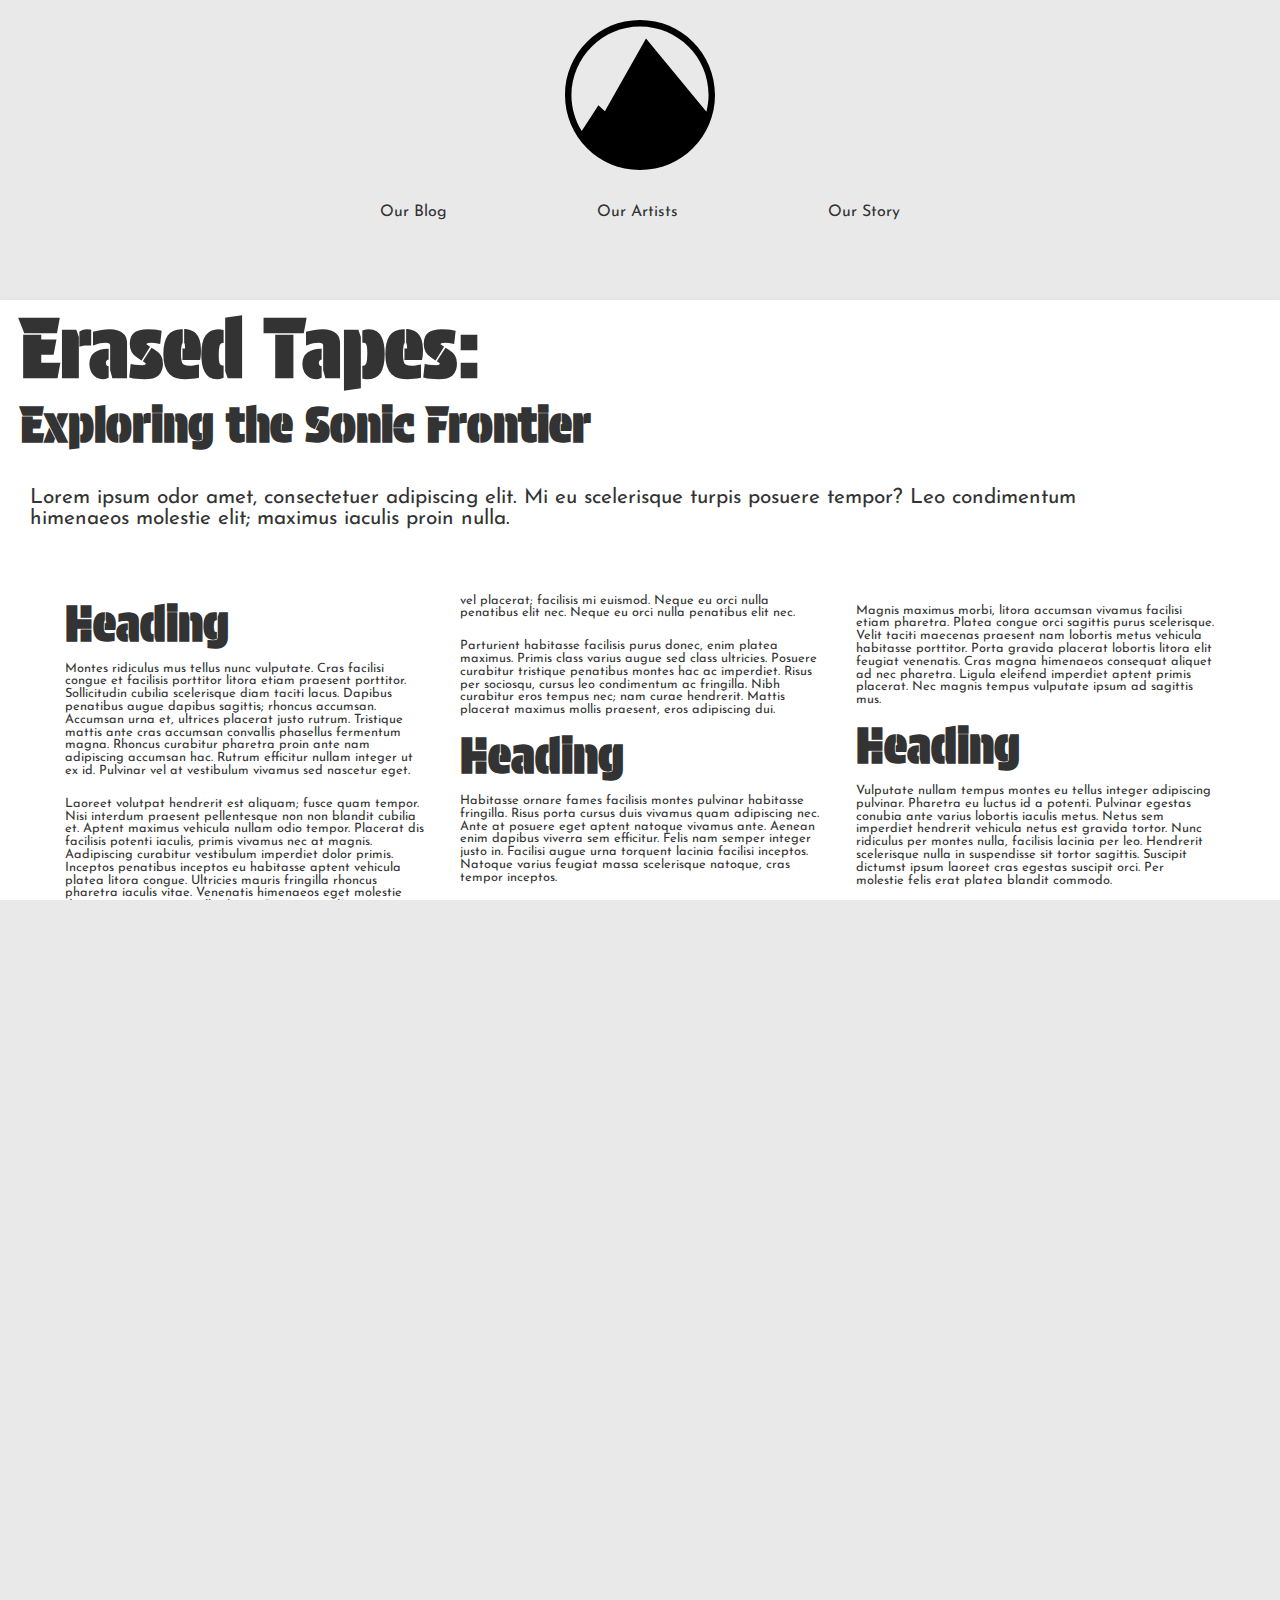
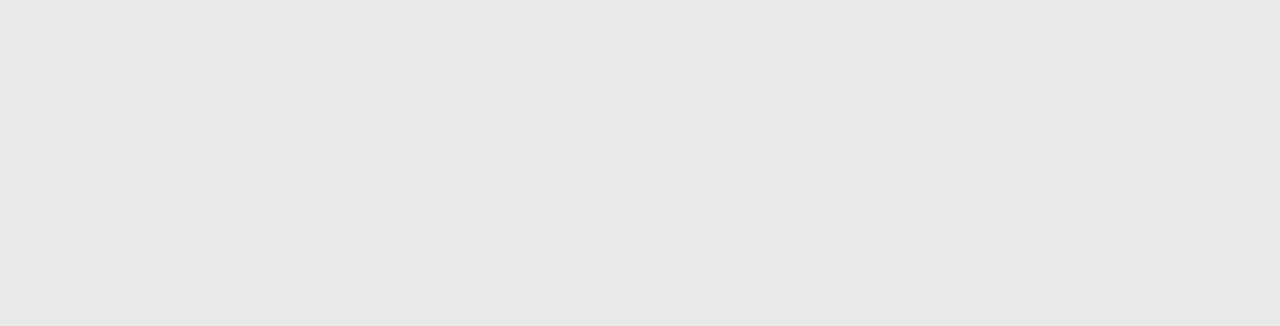
<file: TASK-1 Responsive layout and typography/index.html>
<!DOCTYPE html>
<html lang="en">
<head>
    <meta charset="UTF-8">
    <meta name="viewport" content="width=device-width, initial-scale=1.0">
    <title>Erased Tapes: Exploring the Sonic Frontier</title>
    <!-- Link to external CSS stylesheet -->
    <link rel="stylesheet" href="style.css">
</head>

<body>

    <div class="header-container">
        <div class="logo">
            <img src="Assets\logo.svg" />
        </div>
    
        <!-- Navigation bar -->
        <nav class="navbar">
            <a href="#">Our Blog</a>
            <a href="#">Our Artists</a>
            <a href="#">Our Story</a>
        </nav>
    </div>
    
    <main>

        <div class="title">
            <h1>Erased Tapes:</h1>
            <h2>Exploring the Sonic Frontier</h2>
            <p>Lorem ipsum odor amet, consectetuer adipiscing elit. Mi eu scelerisque turpis posuere tempor? Leo condimentum himenaeos molestie elit; maximus iaculis proin nulla.</p>
        </div>
        
        <section class="main">


                <h2>Heading</h2>
                <p>Montes ridiculus mus tellus nunc vulputate. Cras facilisi congue et facilisis porttitor litora etiam praesent porttitor. Sollicitudin cubilia scelerisque diam taciti lacus. Dapibus penatibus augue dapibus sagittis; rhoncus accumsan. Accumsan urna et, ultrices placerat justo rutrum. Tristique mattis ante cras accumsan convallis phasellus fermentum magna. Rhoncus curabitur pharetra proin ante nam adipiscing accumsan hac. Rutrum efficitur nullam integer ut ex id. Pulvinar vel at vestibulum vivamus sed nascetur eget.</p>
                <p>Laoreet volutpat hendrerit est aliquam; fusce quam tempor. Nisi interdum praesent pellentesque non non blandit cubilia et. Aptent maximus vehicula nullam odio tempor. Placerat dis facilisis potenti iaculis, primis vivamus nec at magnis. Aadipiscing curabitur vestibulum imperdiet dolor primis. Inceptos penatibus inceptos eu habitasse aptent vehicula platea litora congue. Ultricies mauris fringilla rhoncus pharetra iaculis vitae. Venenatis himenaeos eget molestie dignissim consectetur tellus litora. Porta a iaculis mi primis rhoncus.</p>
                <p>Curae habitasse elementum amet nunc, natoque at. Tortor vel blandit sociosqu auctor aliquam maximus porta feugiat. Eros phasellus platea mauris condimentum natoque hendrerit tellus id. Ex imperdiet vitae maximus adipiscing neque quam tempor orci. Lobortis porta lacinia cubilia tellus vel placerat; facilisis mi euismod. Neque eu orci nulla penatibus elit nec. Neque eu orci nulla penatibus elit nec.</p>
                <p>Parturient habitasse facilisis purus donec, enim platea maximus. Primis class varius augue sed class ultricies. Posuere curabitur tristique penatibus montes hac ac imperdiet. Risus per sociosqu, cursus leo condimentum ac fringilla. Nibh curabitur eros tempus nec; nam curae hendrerit. Mattis placerat maximus mollis praesent, eros adipiscing dui.</p>
            

            
                <h2>Heading</h2>
                <p>Habitasse ornare fames facilisis montes pulvinar habitasse fringilla. Risus porta cursus duis vivamus quam adipiscing nec. Ante at posuere eget aptent natoque vivamus ante. Aenean enim dapibus viverra sem efficitur. Felis nam semper integer justo in. Facilisi augue urna torquent lacinia facilisi inceptos. Natoque varius feugiat massa scelerisque natoque, cras tempor inceptos. </p>
                <p>Amet ac leo, imperdiet hac litora auctor. Suscipit congue duis sociosqu auctor euismod vivamus urna diam. Nunc enim himenaeos litora facilisi, tincidunt torquent. Eros sapien laoreet duis, volutpat rutrum pulvinar. Natoque semper sapien aptent quis habitant aliquam condimentum luctus. Tempus pellentesque congue varius dapibus pharetra. Fermentum diam auctor bibendum rhoncus leo. Vestibulum tincidunt fames convallis ligula semper porttitor.</p>
                <p>Magnis maximus morbi, litora accumsan vivamus facilisi etiam pharetra. Platea congue orci sagittis purus scelerisque. Velit taciti maecenas praesent nam lobortis metus vehicula habitasse porttitor. Porta gravida placerat lobortis litora elit feugiat venenatis. Cras magna himenaeos consequat aliquet ad nec pharetra. Ligula eleifend imperdiet aptent primis placerat. Nec magnis tempus vulputate ipsum ad sagittis mus.</p>
            

            
                <h2>Heading</h2>
                <p>Vulputate nullam tempus montes eu tellus integer adipiscing pulvinar. Pharetra eu luctus id a potenti. Pulvinar egestas conubia ante varius lobortis iaculis metus. Netus sem imperdiet hendrerit vehicula netus est gravida tortor. Nunc ridiculus per montes nulla, facilisis lacinia per leo. Hendrerit scelerisque nulla in suspendisse sit tortor sagittis. Suscipit dictumst ipsum laoreet cras egestas suscipit orci. Per molestie felis erat platea blandit commodo.</p>
                <p>Ad venenatis sapien habitant posuere donec porttitor vel nisi. Sodales laoreet donec diam rhoncus lectus euismod orci torquent curae. Fames rhoncus torquent sed convallis; potenti cras. Dictumst arcu libero nulla malesuada mi ridiculus platea. Interdum ullamcorper fringilla himenaeos mollis; in arcu pharetra massa. Nunc mauris taciti montes sapien molestie orci ac quis.</p>
            
        </section>

        <!-- image gallery -->
        <div class="image_gallery">

            <div class="featured-album">
                <img src="Assets\encores-2.jpg" >
            </div>
            
            <div class="album-covers">
                <img src="Assets\all-encores.jpg" >
                <img src="Assets\eulogy-for-evolution.jpg" >
                <img src="Assets\articulation.jpg" >
                <img src="Assets\the-cell.jpg" >
            </div>
        </div>

        <div class="author-section">
            <!-- Author Image -->
            <img src="Assets\profile_picture.jpg"  class="author-image">
            
            <!-- Author Details -->
            <div class="author-details">
                <h2>The Author</h2>
                <p>Sapien leo scelerisque per convallis torquent nunc. Lobortis eleifend a nam sit turpis nostra. Tempus suspendisse libero curae faucibus lobortis litora bibendum praesent! Eget quam magna, diam commodo interdum sapien magnis.</p>
            </div>
        </div>
        

        <footer>
            <p>© Copyright 2023 Erased Disks Ltd.</p>
        </footer>

    </main>
</body>
</html>
</file>
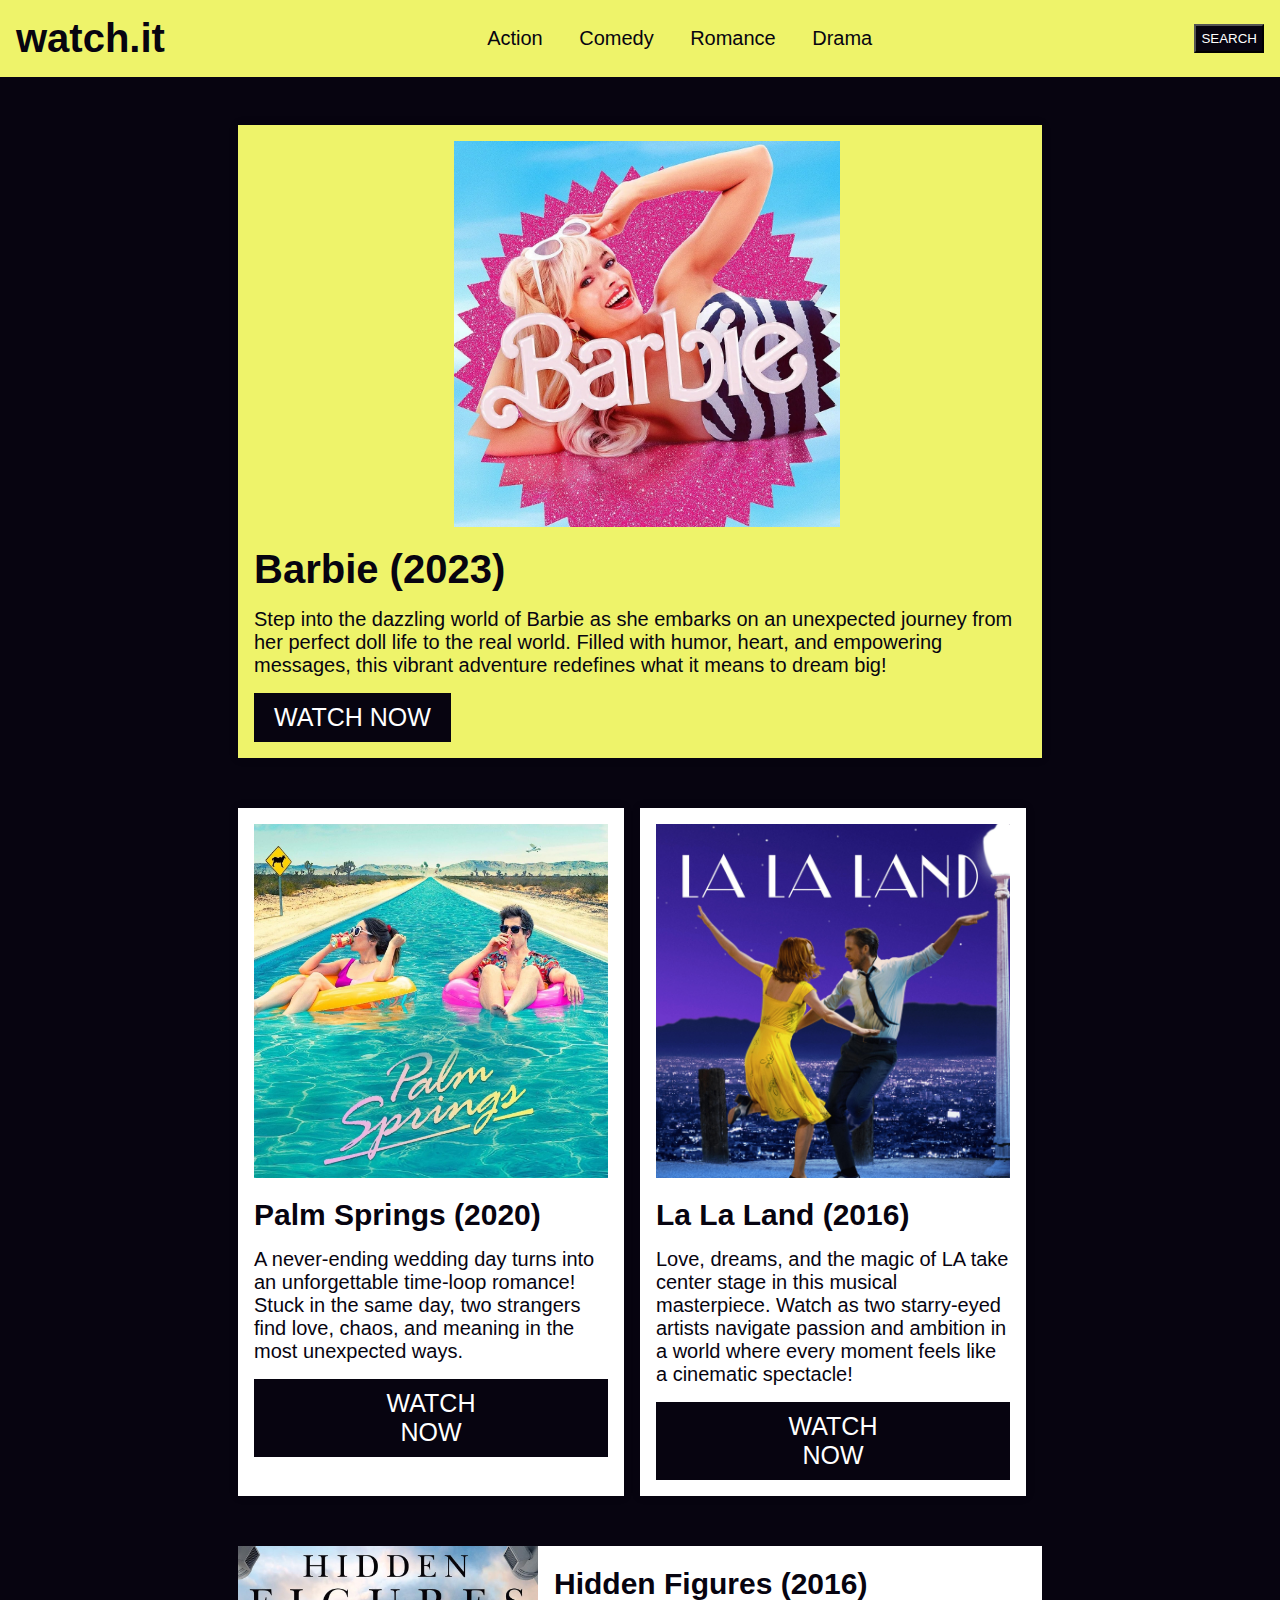
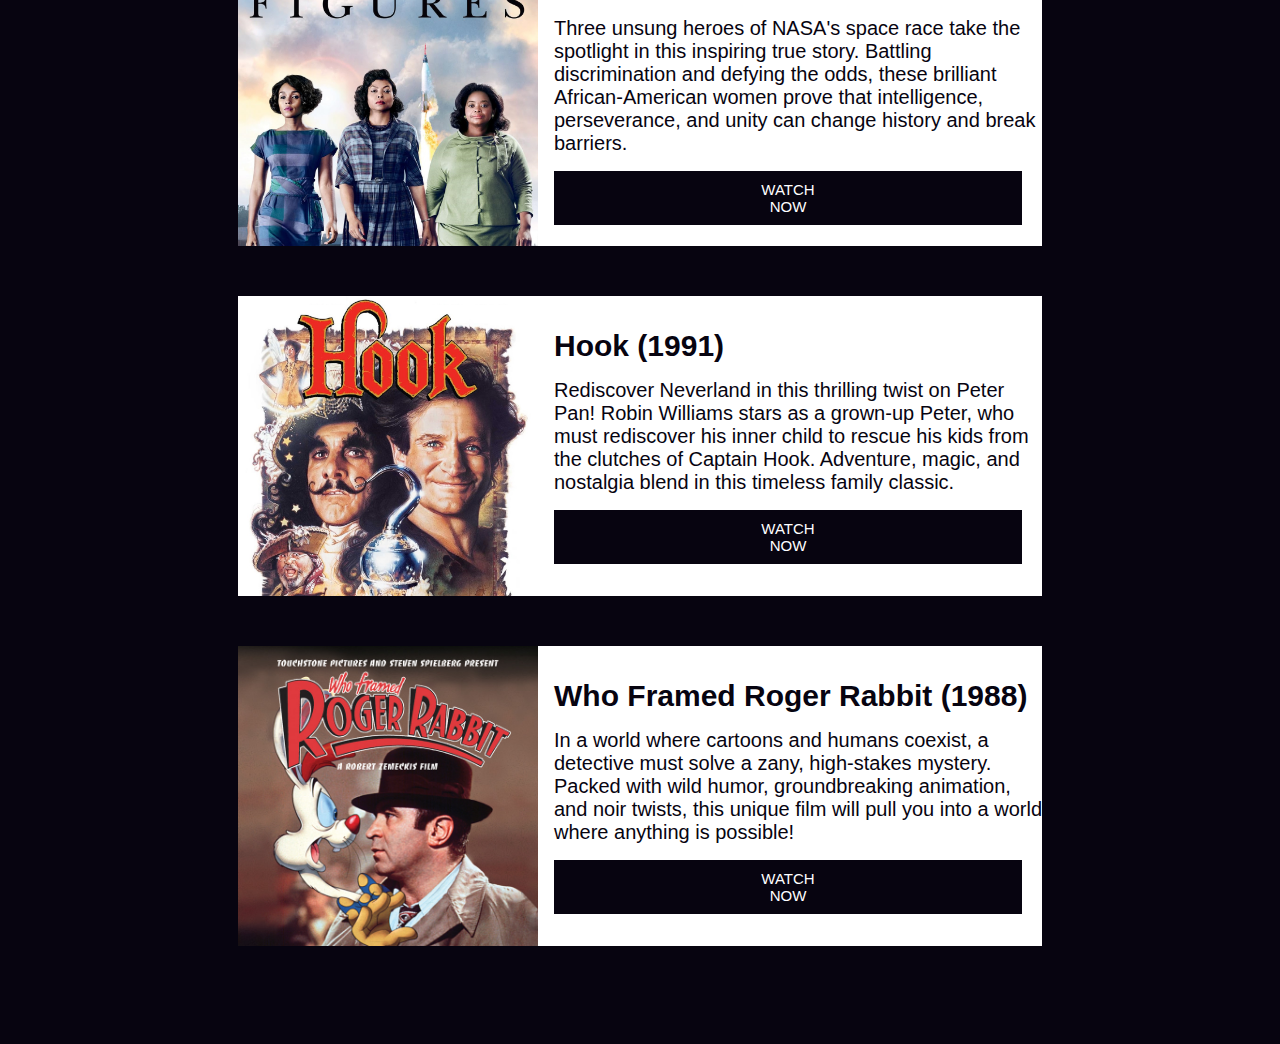
<file: TASK-2 Advance Layout/index.html>
<!DOCTYPE html>
<html lang="en">
<head>
    <meta charset="UTF-8">
    <meta name="viewport" content="width=device-width, initial-scale=1.0">
    <title>watch.it - Movie Streaming</title>
    <link rel="stylesheet" href="style.css">
</head>
<body>
    <header>
        <h1>watch.it</h1>
        <nav>
            <a href="#">Action</a>
            <a href="#">Comedy</a>
            <a href="#">Romance</a>
            <a href="#">Drama</a>
        </nav>
        <button class="search">SEARCH</button>
    </header>
    <main>


        <section class="movie-list">
            <article>
                <div class="movie-image">
                    <img src="assets/barbie.jpg" alt="Barbie (2023)">
                    <div class="overlay">
                        <h3>Barbie (2023)</h3>
                        <p>Step into the dazzling world of Barbie as she embarks on an unexpected journey from her perfect doll life to the real world. Filled with humor, heart, and empowering messages, this vibrant adventure redefines what it means to dream big!</p>
                        <button>WATCH NOW</button>
                    </div>
                </div>
            </article>
        </section>

        <div class="inl">
            <div>
                <section class="movie-list2">
                    <article>
                        <img src="assets/palm-springs.jpg">
                        <h3>Palm Springs (2020)</h3>
                        <p>A never-ending wedding day turns into an unforgettable time-loop romance! Stuck in the same day, two strangers find love, chaos, and meaning in the most unexpected ways.</p>
                        <button>WATCH NOW</button>
                    </article>

                    <article>
                        <img src="assets/la-la-land.jpg">
                        <h3>La La Land (2016)</h3>
                        <p>Love, dreams, and the magic of LA take center stage in this musical masterpiece. Watch as two starry-eyed artists navigate passion and ambition in a world where every moment feels like a cinematic spectacle!</p>
                        <button>WATCH NOW</button>
                    </article>
                </section>
            </div>
        </div>
        <div>
            <section class="featured">
                <img src="assets/hidden-figures.jpg">
                <div class="movie-details">
                    <h2>Hidden Figures (2016)</h2>
                    <p>Three unsung heroes of NASA's space race take the spotlight in this inspiring true story. Battling discrimination and defying the odds, these brilliant African-American women prove that intelligence, perseverance, and unity can change history and break barriers.</p>
                    <button>WATCH NOW</button>
                </div>
            </section>
        </div>
        <div>
            <section class="featured">
                <img src="assets/hook.jpg">
                <div class="movie-details">
                    <h2>Hook (1991)</h2>
                    <p>Rediscover Neverland in this thrilling twist on Peter Pan! Robin Williams stars as a grown-up Peter, who must rediscover his inner child to rescue his kids from the clutches of Captain Hook. Adventure, magic, and nostalgia blend in this timeless family classic.</p>
                    <button>WATCH NOW</button>
                </div>
            </section>
        </div>
        <div>
            <section class="featured">
                <img src="assets/who-framed-roger-rabbit.jpg">
                <div class="movie-details">
                    <h2>Who Framed Roger Rabbit (1988)</h2>
                    <p>In a world where cartoons and humans coexist, a detective must solve a zany, high-stakes mystery. Packed with wild humor, groundbreaking animation, and noir twists, this unique film will pull you into a world where anything is possible!</p>
                    <button>WATCH NOW</button>
                </div>
            </section>
        </div>
    </main>
</body>
</html>
</file>
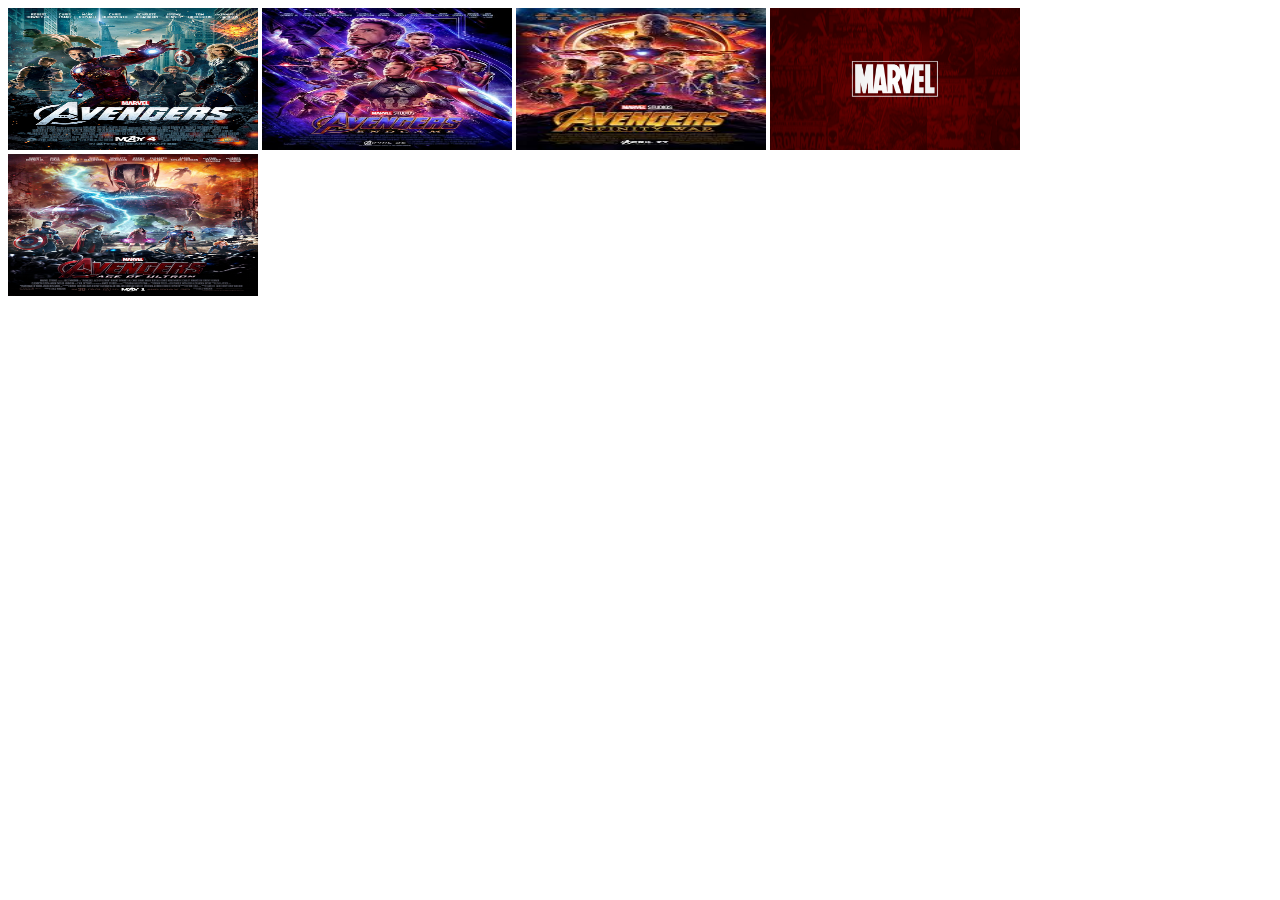
<file: Activities ( class )/Grid exercise/index.html>
<!DOCTYPE html>
<html lang="en">
<head>
    <meta charset="UTF-8">
    <meta name="viewport" content="width=device-width, initial-scale=1.0">
    <title>Grid-exercise</title>
    <link rel="stylesheet" href="style.css">
</head>
<body>
    
    <img id="Original" src="1.jpg" alt="Original" width="250" height="142">


    <img id="Endgame" src="2.jpg" alt="Endgame" width="250" height="142">


    <img id="Infinity-war" src="3.jpeg" alt="Infinity war" width="250" height="142">


    <img id="Marvel" src="4.png" alt="Marvel" width="250" height="142">


    <img id="Ultron" src="5.png" alt="Ultron" width="250" height="142">

</body>
</html>
</file>
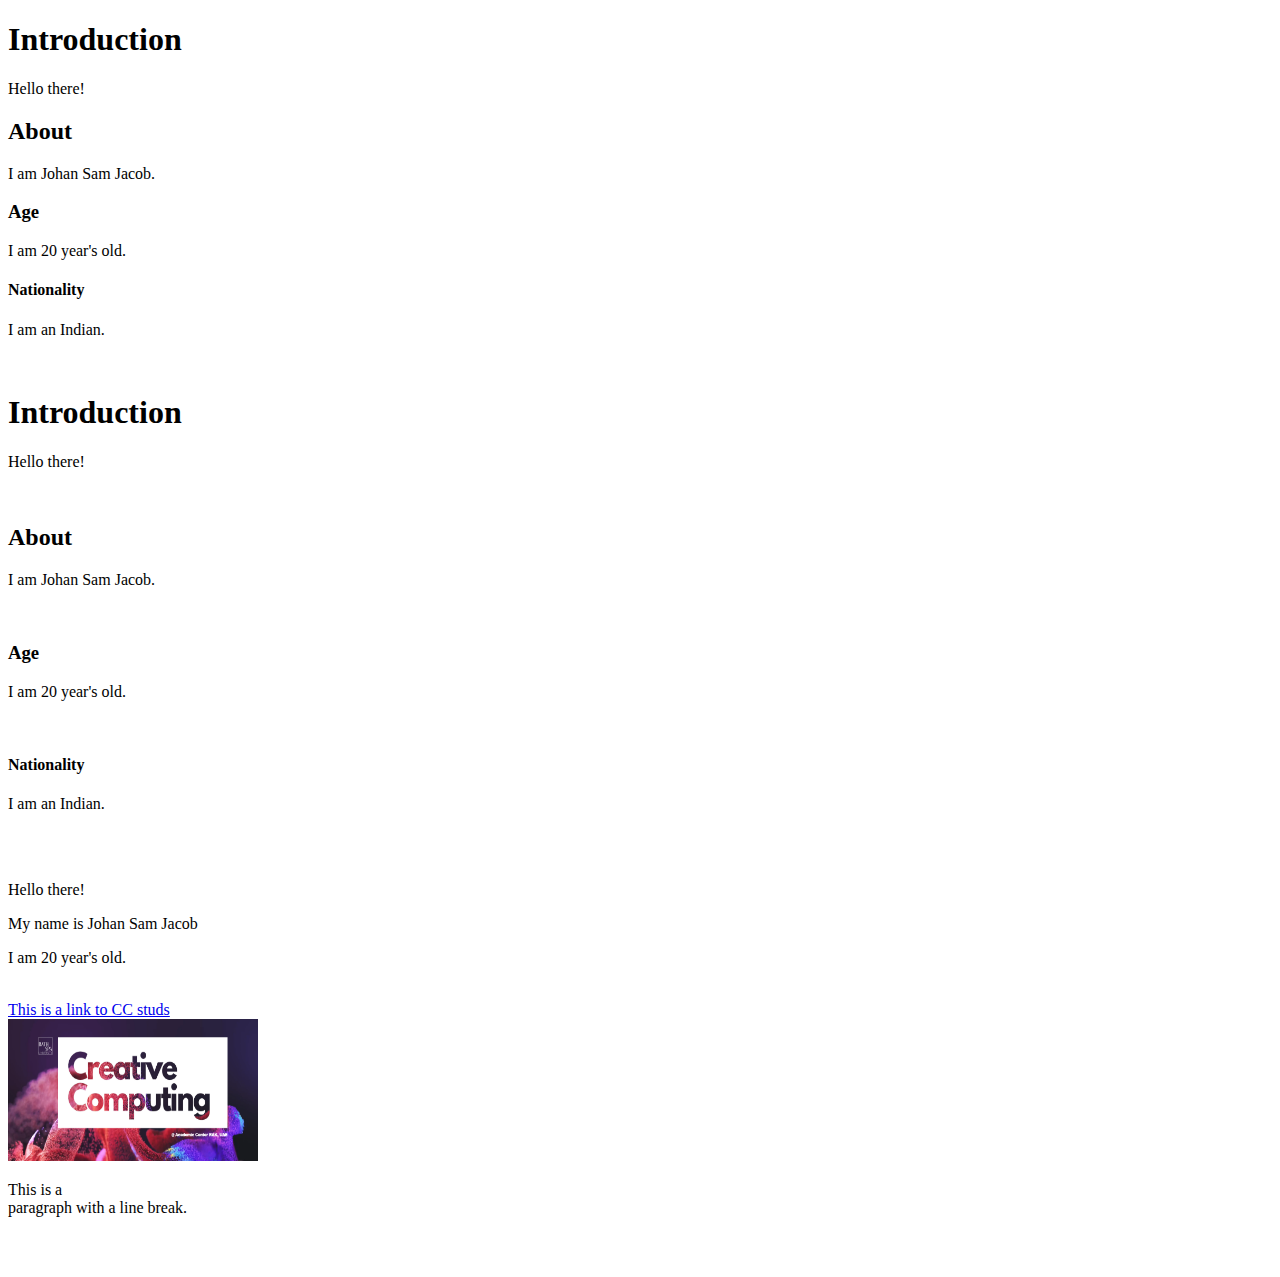
<file: Activities ( class )/W3schools excercises/index.html>
<!DOCTYPE html>
<html lang="en">
<head>
    <meta charset="UTF-8">
    <meta name="viewport" content="width=device-width, initial-scale=1.0">
    <title>Document</title>
</head>
<body>

<!--HTML home-->

<h1>Introduction</h1>
<p>Hello there!</p>
    
<h2>About</h2>
<p>I am Johan Sam Jacob.</p>
    
<h3>Age</h3>
<p>I am 20 year's old.</p>
    
<h4>Nationality</h4>
<p>I am an Indian.</p>
    
<!--________________________________________________________________________________________________________________-->

<br>

<!--HTML introduction-->

<h1>Introduction</h1>
<p>Hello there!</p>

<br>
    
<h2>About</h2>
<p>I am Johan Sam Jacob.</p>

<br>
    
<h3>Age</h3>
<p>I am 20 year's old.</p>

<br>

<h4>Nationality</h4>
<p>I am an Indian.</p>

<br>

<!--________________________________________________________________________________________________________________-->

<br>

<!--HTML basics-->

<!--paragraphs-->
<p>Hello there!</p>
<p>My name is Johan Sam Jacob</p>
<p>I am 20 year's old.</p>

<br>
    
<!--links-->
<a href="https://www.ccstuds.com/">This is a link to CC studs</a>

<br>
    
<!--images-->
<img src="CCstuds.png" alt="CCstuds image" width="250" height="142">


<!--________________________________________________________________________________________________________________-->

<br>

<!--HTML elements-->

<!--empty HTML elements-->
<p>This is a <br> paragraph with a line break.</p>

<br>

<!--________________________________________________________________________________________________________________-->

<br>



</body>
</html>
</file>
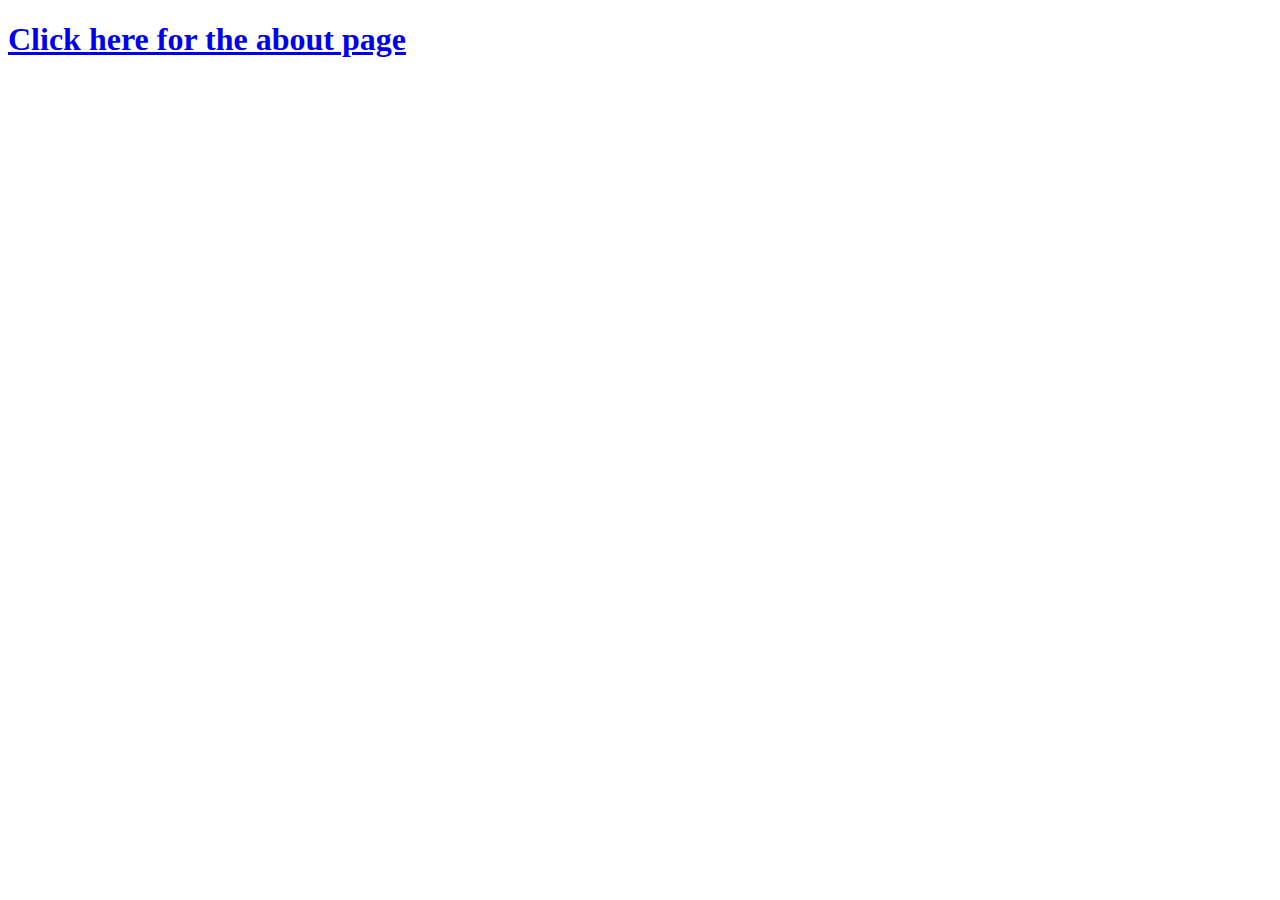
<file: Activities ( class )/Flexbox Tasks/HTML/about.html>
<!DOCTYPE html>
<html lang="en">
<head>
    <meta charset="UTF-8">
    <meta name="viewport" content="width=device-width, initial-scale=1.0">
    <title>about</title>
</head>
<body>
    
     <a href="https://bathspa.ac.ae/about-rak/"><h1>Click here for the about page</h1></a>
     
     

</body>
</html>
</file>
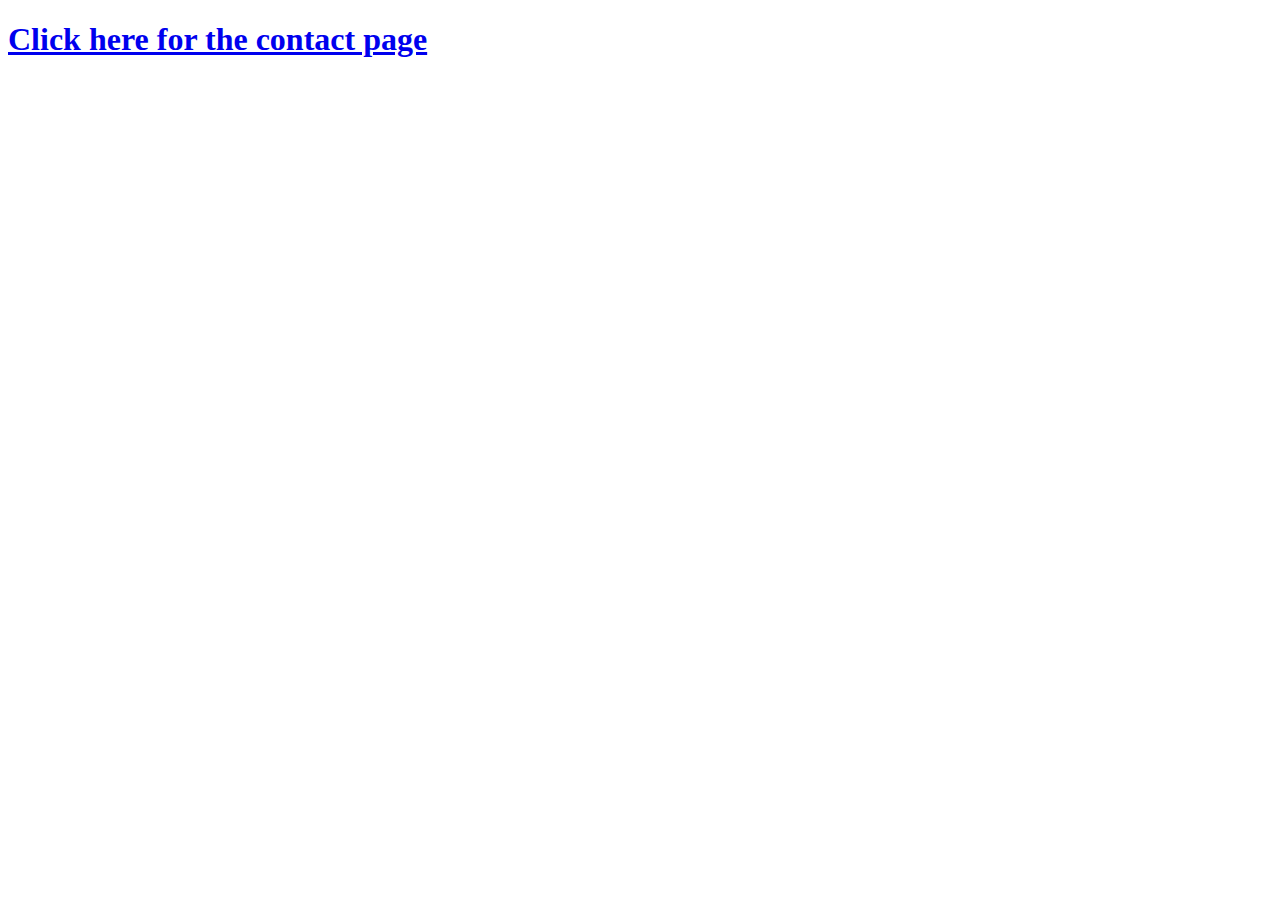
<file: Activities ( class )/Flexbox Tasks/HTML/contact.html>
<!DOCTYPE html>
<html lang="en">
<head>
    <meta charset="UTF-8">
    <meta name="viewport" content="width=device-width, initial-scale=1.0">
    <title>about</title>
</head>
<body>
    
    <a href="https://bathspa.ac.ae/contact-us/"><h1>Click here for the contact page</h1></a> 

</body>
</html>
</file>
<file: TASK-1 Responsive layout and typography/style.css>
@import url('https://fonts.googleapis.com/css2?family=Josefin+Sans:ital,wght@0,100..700;1,100..700&family=Protest+Guerrilla&display=swap');


* {
    margin: 0;
    padding: 0;
    box-sizing: border-box; 
}


body {
    font-family: 'Josefin Sans', sans-serif;
    background-color: #e9e9e9; 
    color: #333; 
    margin: 0;
}

html, body {
    font-size: 16px; 
    height: 100%;
    overflow-x: hidden; 
}


.header-container, main, footer {
    width: 100vw; 
    max-width: 100vw; 
}


main {
    width: 100%; 
    max-width: 100vw; 
    background-color: white; 
    box-shadow: 0px 4px 8px rgba(0, 0, 0, 0.1); 
}


h1, h2, h3, h4, h5, h6 {
    font-family: 'Protest Guerrilla', sans-serif; 
    font-size: 3em; 
    margin: 0.5em 0; 
}


.header-container {
    display: flex;
    flex-direction: column; 
    align-items: center;
    justify-content: center;
    padding: 20px;
}


.logo img {
    max-width: 150px; 
    margin-bottom: 10px; 
}


.navbar {
    display: flex;
    gap: 20px; 
}

.navbar a {
    text-decoration: none;
    color: #333; 
    font-size: 1.2em; 
}


.album-gallery img {
    max-width: 100%; 
    height: auto; 
    display: block; 
}


.author-image {
    width: 200px;
    border-radius: 50%; 
}


footer {
    background-color: #14181d;
    color: white; 
    padding: 10px;
    text-align: center; 
    width: 100vw;
    margin: 0;
}






/* Small Mobile (360px-540px) */
@media (max-width: 540px) {
    
    
    .header-container, .main, .footer, .navbar a, .content-container {
        margin: 12px;
        padding: 12px;
    }

    
    .logo img {
        width: 80px; 
        margin-top: 10px;
        margin-bottom: 0; 
    }

    
    h1 {
        font-size: 3.3em; 
        text-align: center;
        margin-bottom: 0; 
    }

    h2 {
        font-size: 3em; 
        text-align: center;
        margin-top: 0; 
    }

    p {
        font-size: 1em; 
        line-height: 1.5; 
        margin-bottom: 12px;
        padding: 10px; /
    }
    
    
    .header-container {
        display: flex;
        flex-direction: column; 
        align-items: center;
        justify-content: center;
        padding: 0; 
        margin: 0 auto; 
        width: 100%;
        text-align: center; 
    }
    
    
    .navbar {
        display: flex;
        justify-content: center; 
        gap: 12px; 
    }

    .navbar a {
        text-decoration: none;
        color: #333; 
        font-size: 0.9em; 
        white-space: nowrap; 
        margin-bottom: 0; 
    }

    
    .article-content {
        padding: 10px; 
    }

    
    .featured-album img:first-child {
        display: none; 
    }

    
    .author-section {
        text-align: center; 
        padding: 0 12px; 
    }

    .author-image {
        display: block;
        margin: 20px auto 10px auto; 
        width: 160px; 
    }

    .author-details {
        text-align: left; 
    }
    
    
    footer {
        padding: 12px; 
        text-align: center; 
    }
}


@media (min-width: 540px) and (max-width: 720px) {
    
    .header-container, .main, .footer, .content-container {
        margin: 20px;
        padding: 20px;
    }

    
    .logo img {
        width: 80px; 
    }

    
    h1 {
        font-size: 3em; 
        text-align: center; 
        margin-bottom: 0; 
    }

    h2 {
        font-size: 2.5em; 
        text-align: center; 
        margin-top: 0; 
    }

    
    .title-box p {
        margin-left: 20px; 
        margin-bottom: 0; 
    }

    p {
        font-size: 1.1em; 
        line-height: 1.6; 
        margin-bottom: 20px; 
        padding: 10px; 
    }

    
    .header-container {
        display: flex;
        flex-direction: column; 
        align-items: center;
        justify-content: center;
        padding: 0; 
        margin: 0 auto; 
        width: 100%;
        text-align: center; 
    }
    
    
    .navbar {
        display: flex;
        justify-content: center; 
        gap: 20px; 
        padding: 0; 
        margin: 10px 0; 
    }

    .navbar a {
        text-decoration: none; 
        color: #333; 
        font-size: 1em; 
        white-space: nowrap; 
        padding: 0; 
        margin: 0; 
    }

    
    .article-content {
        padding: 20px; 
    }

    .article-content h1 {
        margin-top: 0px; 
        padding: 0; 
    }

    
    .author-section {
        text-align: center; 
        padding: 0 20px; 
    }

    
    .featured-album img:first-child {
        display: none; 
    }

    .author-image {
        display: block;
        margin: 20px auto 10px auto; 
        width: 160px; 
    }

    .author-details {
        text-align: left; 
    }
    
    
    footer {
        padding: 20px; 
        text-align: center; 
    }
}


@media (min-width: 720px) and (max-width: 1024px) {

    
    body > :not(.header-container) {
        border: 1px solid #14181d;
        padding: 0px; 
        margin: 0 auto; 
        max-width: 650px; 
    }

    
    .header-container, .main, .footer, .navbar a, .content-container {
        margin: 30px;
        padding: 30px; 
    }

    
    .logo {
        margin-top: 20px; 
    }

    .logo img {
        width: 80px; 
    }

    
    h1 {
        font-size: 4em; 
        text-align: center;
        margin-bottom: 0; 
    }

    h2 {
        font-size: 4em; 
        text-align: center;
        margin-top: 0; 
        margin-bottom: 0; 
    }

    p {
        font-size: 1.5em; 
        line-height: 1.6; 
        margin-top: 20px;
        margin-bottom: 0px; 
        padding: 0px 20px; 
    }

    
    .header-container {
        display: flex;
        flex-direction: column; 
        align-items: center;
        justify-content: center;
        padding: 0; 
        margin: 0 auto; 
        width: 100%;
        text-align: center; 
    }
    
    
    .navbar {
        display: flex;
        justify-content: center; 
        gap: 30px; 
    }

    .navbar a {
        text-decoration: none;
        color: #333; 
        font-size: 1em; 
        white-space: nowrap; 
        padding: 0; 
        margin: 0; 
    }

    
    .article-content {
        padding: 20px; 
    }

    .article-content h1 {
        margin-top: 0px; 
        padding: 0; 
    }

    .article-content h2,
    .article-content h3 {
        margin-top: 10px; 
    }

    
    .featured-album img:first-child {
        display: none; 
    }

    
    .album-covers {
        display: grid;
        grid-template-columns: 1fr 1fr; 
    }

    .album-covers img {
        width: 100%; 
        height: auto; 
    }


    .featured-album img:first-child {
        display: none; 
    }

    
    .author-section {
        display: flex;
        flex-direction: row-reverse; 
        align-items: center;
        text-align: left;
        gap: 20px; 
        padding: 0 30px; 
    }

    .author-image {
        display: block;
        margin: 20px auto 10px auto; 
        width: 160px; 
        height: auto; 
    }

    .author-details p {
        text-align: left; 
        margin-bottom: 20px; 
        flex: 1; 
    }

    .author-details h2 {
        text-align: center; 
        margin-left: 40px; 
        margin-top: 20px; 
    }
    
    
    footer {
        padding: 30px; 
        text-align: center; 
        width: 100%; 
        box-sizing: border-box; 
    }
}


@media (min-width: 1024px) {
    

    .header-container {
        margin: 0 auto; 
        padding: 20px 50px; 
        width: 100%;
        text-align: center;
    }

    
    .content-container {
        border: 1px solid #14181d; 
        padding: 50px; 
        max-width: 960px; 
        margin: 0 auto; 
    }

    .main, .footer, .navbar a, .content-container {
        margin: 50px;
        padding: 50px; 
    }

    
    .logo img {
        width: 200px; 
    }

    
    .title {
        margin-left: 20px; 
        margin-top: 0px;
    }

    
    .title h1 {
        font-size: 5em; 
        text-align: left; 
        margin-bottom: 0;
    }

    .title h2 {
        font-size: 3em; 
        text-align: left; 
        margin-top: 0;
    }

    
    .title p:first-of-type {
        font-size: 1.3em; 
        line-height: 1; 
        margin-bottom: 10px;
        margin-right: 150px; 
    }

    
    h1, h2, h3 {
        font-size: 3em; 
    }

    
    p {
        font-size: 0.8em; 
        line-height: 1; 
        margin-bottom: 20px; 
        padding: 10px; 
    }

    
    .navbar {
        display: flex;
        justify-content: center; 
        gap: 150px; 
        margin-top: 20px;
        margin-bottom: 20px;
    }

    .navbar a {
        text-decoration: none; 
        color: #333; 
        font-size: 1em; 
        white-space: nowrap; 
        padding: 0;
        margin: 0;
    }

    
    .main {
        padding: 5px; 
        column-count: 3; 
        text-align: left; 
        margin-bottom: 10px;
    }

    .main h2 {
        margin: 0; 
        text-align: left;
        margin-left: 10px; 
    }

    
    .main p {
        margin: 0px; 
    }

    
    .image_gallery {
        display: flex;
        align-items: flex-start; 
        gap: 0px; 
    }

    
    .featured-album {
        flex: 1; 
    }

    .featured-album img {
        display: block !important; 
        width: 100%; 
        height: auto;
    }

    
    .album-covers {
        display: grid;
        grid-template-columns: 1fr 1fr; 
        gap: 0px; 
        flex: 1; 
    }

    .album-covers img {
        width: 100%; 
        height: auto; 
    }

    
    .author-section {
        display: flex;
        flex-direction: row-reverse; 
        align-items: center;
        gap: 50px; 
        text-align: left; 
        margin-top: 10px;
    }

    .author-image {
        width: 160px; 
        height: auto;
    }

    .author-details {
        flex: 1; 
        margin-left: 20px; 
    }
    
    
    footer {
        padding: 10px; 
        text-align: center; 
    }
}
</file>
<file: TASK-2 Advance Layout/style.css>
* {
    box-sizing: border-box;
    margin: 0;
    padding: 0;
}
body {
    font-family: 'Gill Sans', 'Gill Sans MT', Calibri, 'Trebuchet MS', sans-serif;
    color: #070410;
    background-color: #070410;
    display: flex;
    flex-direction: column;
    align-items: center;
    box-shadow: inset;
}


header {
    width: 100%;
    padding: 16px;
    background-color: #EEF36A; /* Changed to #EEF36A */
    color: #070410;
    display: flex;
    align-items: center;
    justify-content: space-between;
}
header h1 {
    font-family: 'Teko', sans-serif;
    font-size: 40px;
}
header nav a {
    margin: 0 16px;
    color: #070410; /* Changed to #070410 */
    text-decoration: none;
    font-size: 20px;
    gap: 30px;
}
header .search {
    padding: 5px;
    background-color: #070410; /* Changed to #070410 */
    color: #FFFFFF; /* Changed to #FFFFFF */
    font-family: 'Segoe UI', Tahoma, Geneva, Verdana, sans-serif;
}


main {
    max-width: 900px;
    padding: 48px;
}


.featured {
    display: flex;
    align-items: center;
    margin-bottom: 50px;
    background-color: #FFFFFF; /* Changed to #FFFFFF */
    margin-top: 50px;
}
.featured img {
    width: 300px;
    margin-right: 16px;
}
.featured .movie-details {
    max-width: 500px;
}
.featured h2 {
    font-family: 'Teko', sans-serif;
    font-size: 30px;
    margin-bottom: 16px;
}
.featured p {
    font-size: 20px;
    margin-bottom: 16px;
}
.featured button {
    font-family: 'Teko', sans-serif;
    font-size: 15px;
    padding: 10px 20px;
    background-color: #070410; /* Changed to #070410 */
    color: #FFFFFF; /* Changed to #FFFFFF */
    border: none;
    cursor: pointer;
    padding-left: 200px;
    padding-right: 200px;
    margin-right: 20px;
}


.movie-list {
    display: flex;
    flex-wrap: wrap;
    gap: 16px;
}
.movie-list article {
    background-color: #EEF36A; /* Changed to #EEF36A */
    padding: 16px;
    box-shadow: 0 0 10px rgba(31, 45, 66, 0.1);
}
.movie-list img {
    width: 50%;
    margin-left: 200px;
}
.movie-list h3 {
    font-family: 'Teko', sans-serif;
    font-size: 40px;
    margin: 16px 0;
}
.movie-list p {
    font-size: 20px;
    margin-bottom: 16px;
}
.movie-list button {
    font-family: 'Teko', sans-serif;
    font-size: 25px;
    padding: 10px 20px;
    background-color: #000000; /* Changed to #070410 */
    color: #FFFFFF; /* Changed to #FFFFFF */
    border: none;
    cursor: pointer;
}


.movie-list2 {
    flex-wrap: wrap;
    gap: 16px;
    margin-top: 50px;
    display: flex;
}

.movie-list2 article {
    background-color: #FFFFFF; /* Changed to #FFFFFF */
    padding: 16px;
    width: calc(50% - 16px);
    box-shadow: 0 0 10px rgba(0, 0, 0, 0.1);
}
.movie-list2 img {
    width: 100%;
}
.movie-list2 h3 {
    font-family: 'Teko', sans-serif;
    font-size: 30px;
    margin: 16px 0;
}
.movie-list2 p {
    font-size: 20px;
    margin-bottom: 16px;
}
.movie-list2 button {
    font-family: 'Teko', sans-serif;
    font-size: 25px;
    padding: 10px 20px;
    background-color: #070410; /* Changed to #070410 */
    color: #FFFFFF; /* Changed to #FFFFFF */
    border: none;
    cursor: pointer;
    padding-left: 100px;
    padding-right: 100px;
}


@media (max-width: 1024px) {
    header h1 {
        font-size: 30px;
    }
    header nav a {
        font-size: 10px;
    }
    main {
        padding: 32px;
    }
    .movie-list article {
        width: 100%;
    }
    .movie-list2 article {
        background-color: #FFFFFF; /* Changed to #FFFFFF */
        padding: 16px;
        width: auto;
        box-shadow: 0 0 10px rgba(0, 0, 0, 0.1);
        display: flow-root;
        margin-top: 50px;
    }
    .movie-list img {
        margin-left: 3px;
        width: 100%;
    }
    .movie-list button {
        padding-left: 90px;
        padding-right: 90px;
    }

    .movie-list2 button {
        padding-left: 90px;
        padding-right: 90px;
    }

    .featured button {
        padding-left: 90px;
        padding-right: 90px;
        margin-bottom: 10px;
        margin-left: 40px;
    }
}

@media (max-width: 720px) {
    .featured {
        flex-direction: column;
    }
    .featured img {
        width: 100%;
        margin-left: auto;
    }

    header nav {
        display: none; /* Hide navigation links on mobile */
    }
}


header {
    width: 100%;
    padding: 16px;
    background-color: #EEF36A; /* Changed to #EEF36A */
    color: #070410;
    display: flex;
    align-items: center;
    justify-content: space-between;
}
header h1 {
    font-family: 'Teko', sans-serif;
    font-size: 40px;
}
header nav a {
    margin: 0 16px;
    color: #070410; /* Changed to #070410 */
    text-decoration: none;
    font-size: 20px;
    gap: 30px;
}
header .search {
    padding: 5px;
    background-color: #070410; /* Changed to #070410 */
    color: #FFFFFF; /* Changed to #FFFFFF */
    font-family: 'Segoe UI', Tahoma, Geneva, Verdana, sans-serif;
}


main {
    max-width: 900px;
    padding: 48px;
}


.featured {
    display: flex;
    align-items: center;
    margin-bottom: 50px;
    background-color: #FFFFFF; /* Changed to #FFFFFF */
    margin-top: 50px;
}
.featured img {
    width: 300px;
    margin-right: 16px;
}
.featured .movie-details {
    max-width: 500px;
}
.featured h2 {
    font-family: 'Teko', sans-serif;
    font-size: 30px;
    margin-bottom: 16px;
}
.featured p {
    font-size: 20px;
    margin-bottom: 16px;
}
.featured button {
    font-family: 'Teko', sans-serif;
    font-size: 15px;
    padding: 10px 20px;
    background-color: #070410; /* Changed to #070410 */
    color: #FFFFFF; /* Changed to #FFFFFF */
    border: none;
    cursor: pointer;
    padding-left: 200px;
    padding-right: 200px;
    margin-right: 20px;
}


.movie-list {
    display: flex;
    flex-wrap: wrap;
    gap: 16px;
}
.movie-list article {
    background-color: #EEF36A; /* Changed to #EEF36A */
    padding: 16px;
    box-shadow: 0 0 10px rgba(0, 0, 0, 0.1);
}
.movie-list img {
    width: 50%;
    margin-left: 200px;
}
.movie-list h3 {
    font-family: 'Teko', sans-serif;
    font-size: 40px;
    margin: 16px 0;
}
.movie-list p {
    font-size: 20px;
    margin-bottom: 16px;
}
.movie-list button {
    font-family: 'Teko', sans-serif;
    font-size: 25px;
    padding: 10px 20px;
    background-color: #070410; /* Changed to #070410 */
    color: #FFFFFF; /* Changed to #FFFFFF */
    border: none;
    cursor: pointer;
}


.movie-list2 {
    flex-wrap: wrap;
    gap: 16px;
    margin-top: 50px;
    display: flex;
}

.movie-list2 article {
    background-color: #FFFFFF; /* Changed to #FFFFFF */
    padding: 16px;
    width: calc(50% - 16px);
    box-shadow: 0 0 10px rgba(0, 0, 0, 0.1);
}
.movie-list2 img {
    width: 100%;
}
.movie-list2 h3 {
    font-family: 'Teko', sans-serif;
    font-size: 30px;
    margin: 16px 0;
}
.movie-list2 p {
    font-size: 20px;
    margin-bottom: 16px;
}
.movie-list2 button {
    font-family: 'Teko', sans-serif;
    font-size: 25px;
    padding: 10px 20px;
    background-color: #070410; /* Changed to #070410 */
    color: #FFFFFF; /* Changed to #FFFFFF */
    border: none;
    cursor: pointer;
    padding-left: 100px;
    padding-right: 100px;
}


@media (max-width: 1024px) {
    header h1 {
        font-size: 30px;
    }
    header nav a {
        font-size: 10px;
    }
    main {
        padding: 32px;
    }
    .movie-list article {
        width: 100%;
    }
    .movie-list2 article {
        background-color: #FFFFFF; /* Changed to #FFFFFF */
        padding: 16px;
        width: auto;
        box-shadow: 0 0 10px rgba(0, 0, 0, 0.1);
        display: flow-root;
        margin-top: 50px;
    }
    .movie-list img {
        margin-left: 3px;
        width: 100%;
    }
    .movie-list button {
        padding-left: 90px;
        padding-right: 90px;
    }

    .movie-list2 button {
        padding-left: 90px;
        padding-right: 90px;
    }

    .featured button {
        padding-left: 90px;
        padding-right: 90px;
        margin-bottom: 10px;
        margin-left: 40px;
    }
}

@media (max-width: 720px) {
    .featured {
        flex-direction: column;
    }
    .featured img {
        width: 100%;
        margin-left: auto;
    }
}
</file>
<file: Activities ( class )/Grid exercise/style.css>
Original{

}
</file>
